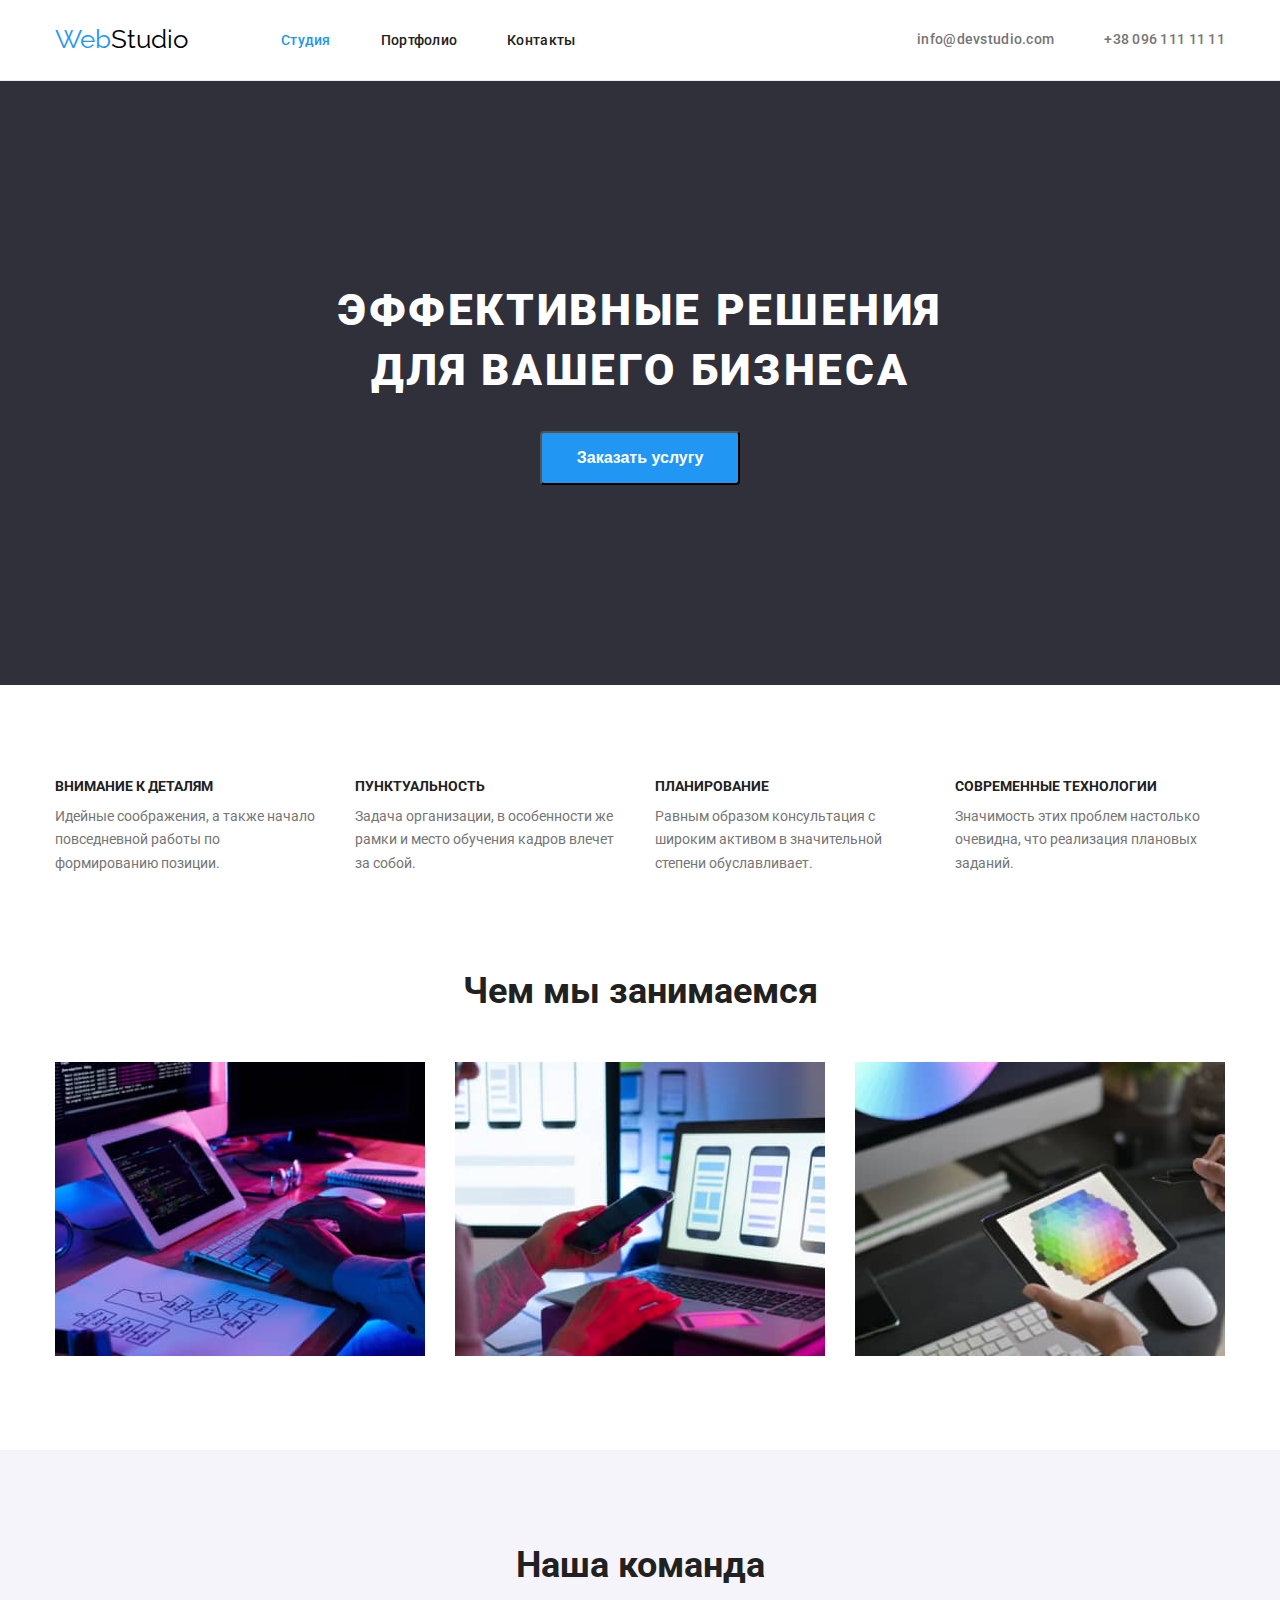
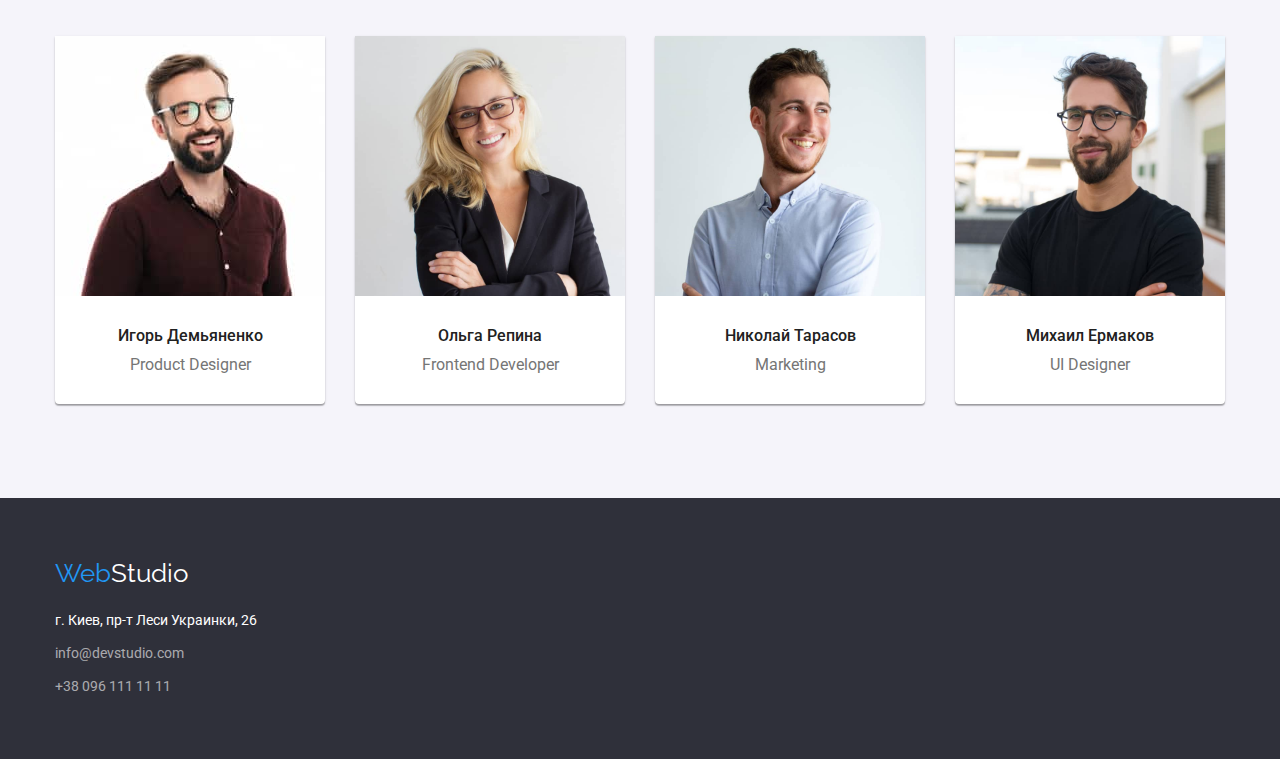
<file: index.html>
<!DOCTYPE html>
<html lang="ru">
  <head>
    <meta charset="UTF-8" />
    <meta http-equiv="X-UA-Compatible" content="IE=edge" />
    <meta name="viewport" content="width=device-width, initial-scale=1.0" />
    <title>Document</title>
    <link rel="preconnect" href="https://fonts.gstatic.com" />
    <link
      href="https://fonts.googleapis.com/css2?family=Raleway:wght@700&family=Roboto:wght@400;500;700;900&display=swap"
      rel="stylesheet"
    />
    <link
      rel="stylesheet"
      href="https://cdnjs.cloudflare.com/ajax/libs/modern-normalize/1.0.0/modern-normalize.min.css"
      integrity="sha512-ISS7cAi1PEhQ8jnbJpJZMd29NlhNj4AWYyLOSp2CE/CsHxTCu+r+t0D2yoJudVrd0/8fTVPUVDzY5Tvli75u/g=="
      crossorigin="anonymous"
    />
    <link rel="stylesheet" href="./css/styles.css" />
  </head>
  <body>
    <header class="page-header">
      <div class="conteiner main-nav">
        <nav class="nav">
          <a href="./index.html" class="logo"><span class="accent">Web</span>Studio</a>
          <ul class="list site-nav">
            <li class="item"><a href="./index.html" class="link current">Студия</a></li>
            <li class="item"><a href="./portfolio.html" class="link">Портфолио</a></li>
            <li class="item"><a href="" class="link">Контакты</a></li>
          </ul>
        </nav>
        <ul class="list auth-nav">
          <li class="item"><a href="mailto:info@devstudio.com" class="link">info@devstudio.com</a></li>
          <li class="item"><a href="tel:+380961111111" class="link">+38 096 111 11 11</a></li>
        </ul>
      </div>
    </header>
    <main>
      <section class="hero">
        <h1 class="hero-title">Эффективные решения<br />для вашего бизнеса</h1>
        <button type="button" class="button primary">Заказать услугу</button>
      </section>
      <section class="section">
        <div class="conteiner">
          <ul class="list feature-list">
            <li class="item">
              <h3 class="features-title">Внимание к деталям</h3>
              <p class="features-text">
                Идейные соображения, а также начало повседневной работы по формированию позиции.
              </p>
            </li>
            <li class="item">
              <h3 class="features-title">Пунктуальность</h3>
              <p class="features-text">
                Задача организации, в особенности же рамки и место обучения кадров влечет за собой.
              </p>
            </li>
            <li class="item">
              <h3 class="features-title">Планирование</h3>
              <p class="features-text">
                Равным образом консультация с широким активом в значительной степени обуславливает.
              </p>
            </li>
            <li class="item">
              <h3 class="features-title">Современные технологии</h3>
              <p class="features-text">Значимость этих проблем настолько очевидна, что реализация плановых заданий.</p>
            </li>
          </ul>
        </div>
      </section>
      <section class="work section">
        <div class="conteiner">
          <h2 class="work-title">Чем мы занимаемся</h2>
          <ul class="list work">
            <li class="item">
              <a href="">
                <img src="./images/img1.jpg" alt="Планшет с клавиатурой" width="370" />
              </a>
            </li>
            <li class="item">
              <a href=""><img src="./images/img2.jpg" alt="Телефон и ноутбук" width="370" /></a>
            </li>
            <li class="item">
              <a href=""><img src="./images/img3.jpg" alt="Планшет" width="370" /></a>
            </li>
          </ul>
        </div>
      </section>
      <section class="team section">
        <div class="conteiner">
          <h2 class="team-title">Наша команда</h2>
          <ul class="list team-list">
            <li class="team-item">
              <img class="team-image" src="./images/photo1.jpg" alt="Игорь Демьяненко" width="270" />
              <div class="team-content">
                <h3 class="team-subtitle">Игорь Демьяненко</h3>
                <p class="team-text">Product Designer</p>
              </div>
            </li>
            <li class="team-item">
              <img class="team-image" src="./images/photo2.jpg" alt="Ольга Репина" width="270" />
              <div class="team-content">
                <h3 class="team-subtitle">Ольга Репина</h3>
                <p class="team-text">Frontend Developer</p>
              </div>
            </li>
            <li class="team-item">
              <img class="team-image" src="./images/photo3.jpg" alt="Николай Тарасов" width="270" />
              <div class="team-content">
                <h3 class="team-subtitle">Николай Тарасов</h3>
                <p class="team-text">Marketing</p>
              </div>
            </li>
            <li class="team-item">
              <img class="team-image" src="./images/photo4.jpg" alt="Михаил Ермаков" width="270" />
              <div class="team-content">
                <h3 class="team-subtitle">Михаил Ермаков</h3>
                <p class="team-text">UI Designer</p>
              </div>
            </li>
          </ul>
        </div>
      </section>
    </main>
    <footer class="footer">
      <div class="conteiner">
        <a href="./index.html" class="logo"
          ><span class="accent">Web</span><span class="accent-secondary">Studio</span></a
        >
        <address class="address">
          <p class="footer-text">г. Киев, пр-т Леси Украинки, 26</p>
          <a href="mailto:info@devstudio.com" class="footer-link">info@devstudio.com</a>
          <a href="tel:+380961111111" class="footer-link">+38 096 111 11 11</a>
        </address>
      </div>
    </footer>
  </body>
</html>
</file>
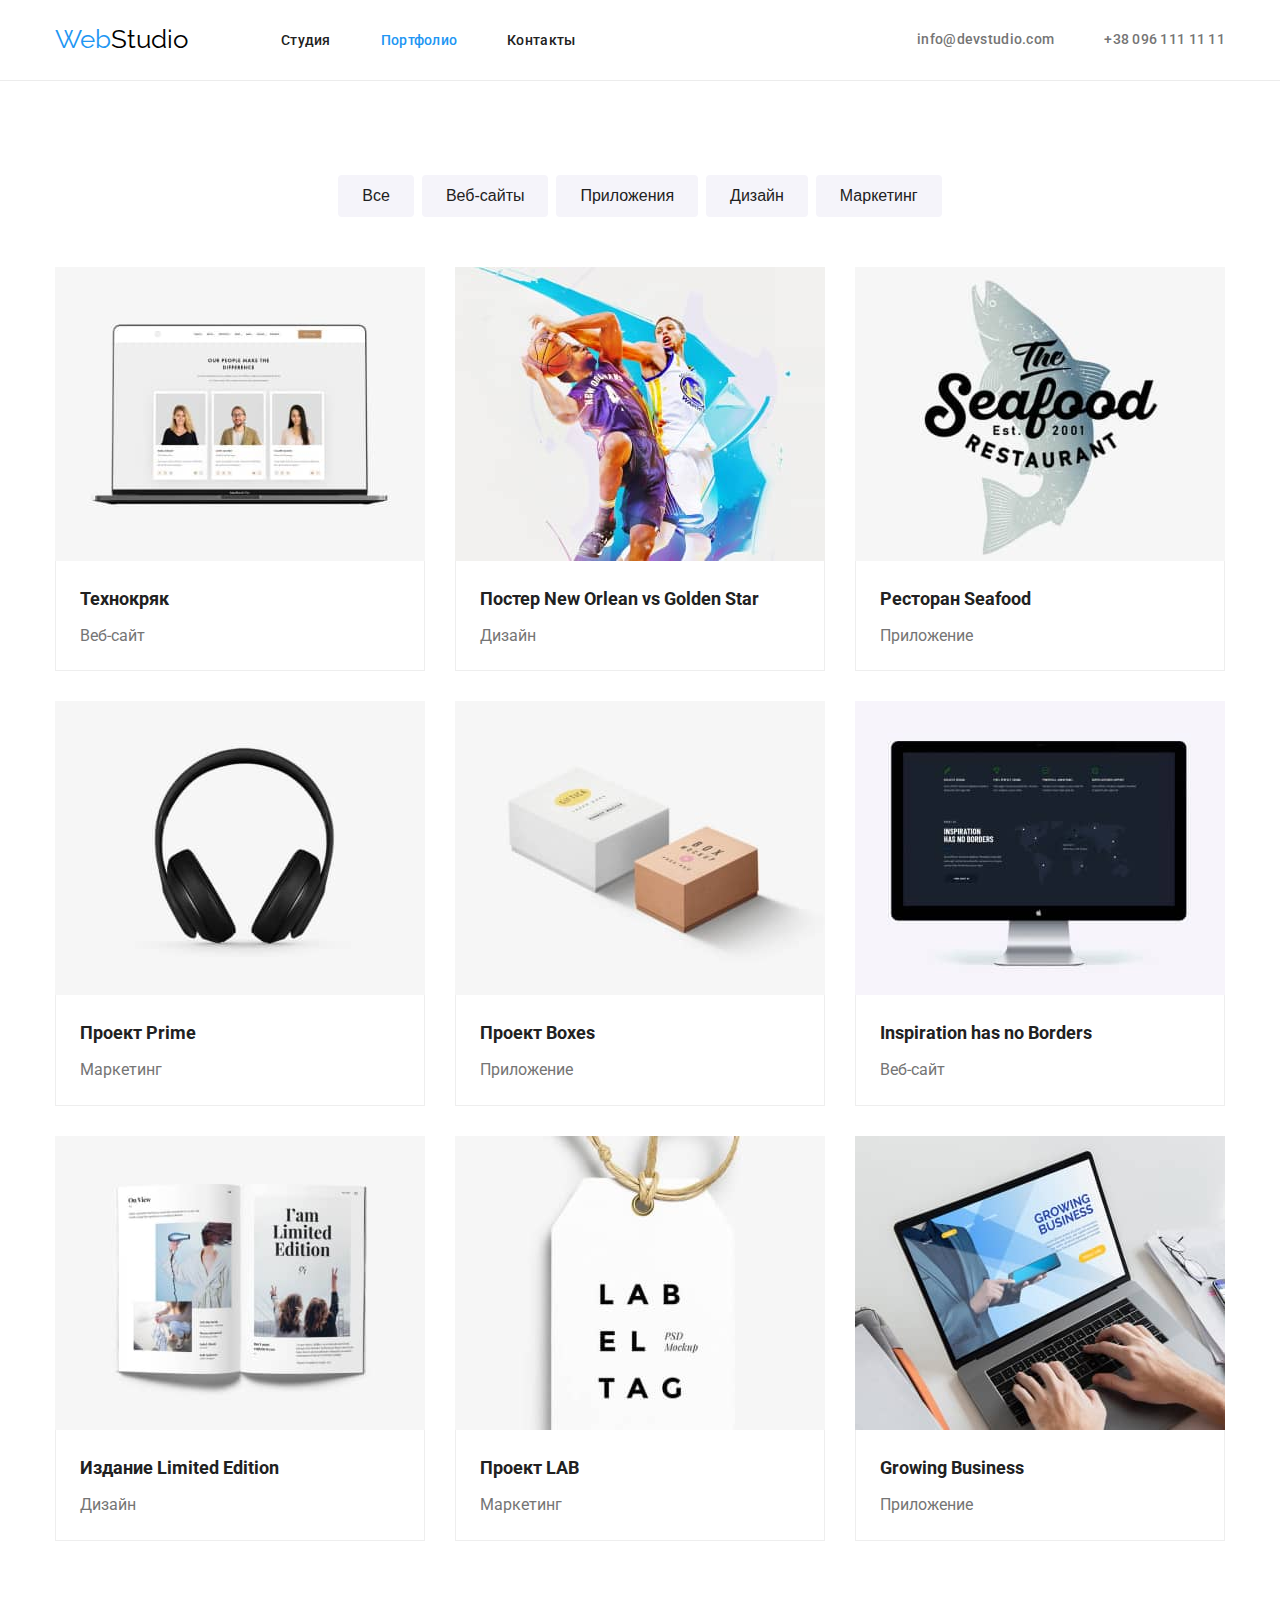
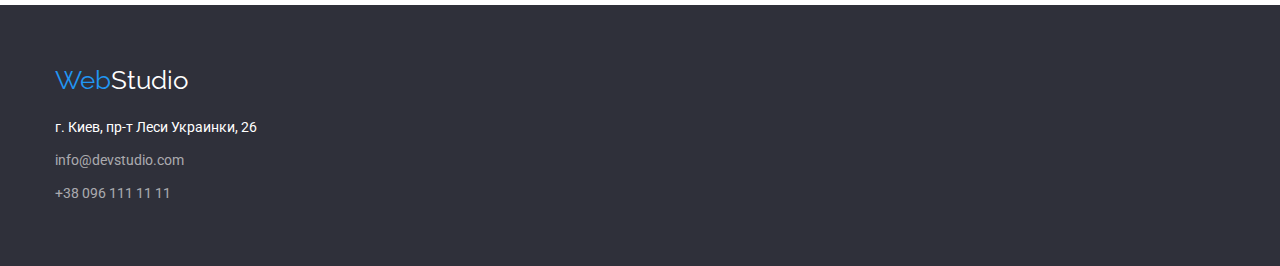
<file: portfolio.html>
<!DOCTYPE html>
<html lang="ru">
  <head>
    <meta charset="UTF-8" />
    <meta http-equiv="X-UA-Compatible" content="IE=edge" />
    <meta name="viewport" content="width=device-width, initial-scale=1.0" />
    <title>Document</title>
    <link rel="preconnect" href="https://fonts.gstatic.com" />
    <link
      href="https://fonts.googleapis.com/css2?family=Raleway:wght@700&family=Roboto:wght@400;500;700;900&display=swap"
      rel="stylesheet"
    />
    <link
      rel="stylesheet"
      href="https://cdnjs.cloudflare.com/ajax/libs/modern-normalize/1.0.0/modern-normalize.min.css"
      integrity="sha512-ISS7cAi1PEhQ8jnbJpJZMd29NlhNj4AWYyLOSp2CE/CsHxTCu+r+t0D2yoJudVrd0/8fTVPUVDzY5Tvli75u/g=="
      crossorigin="anonymous"
    />
    <link rel="stylesheet" href="./css/styles.css" />
  </head>
  <body>
    <header class="page-header">
      <div class="conteiner main-nav">
        <nav class="nav">
          <a href="./index.html" class="logo"><span class="accent">Web</span>Studio</a>
          <ul class="list site-nav">
            <li class="item"><a href="./index.html" class="link">Студия</a></li>
            <li class="item"><a href="./portfolio.html" class="link current">Портфолио</a></li>
            <li class="item"><a href="" class="link">Контакты</a></li>
          </ul>
        </nav>
        <ul class="list auth-nav">
          <li class="item"><a href="mailto:info@devstudio.com" class="link">info@devstudio.com</a></li>
          <li class="item"><a href="tel:+380961111111" class="link">+38 096 111 11 11</a></li>
        </ul>
      </div>
    </header>
    <main>
      <section class="section">
        <!-- <h1>Портфолио</h1> -->
        <div class="conteiner">
          <ul class="list filter-list">
            <li class="filter-item"><button type="button" class="button secondary">Все</button></li>
            <li class="filter-item"><button type="button" class="button secondary">Веб-сайты</button></li>
            <li class="filter-item"><button type="button" class="button secondary">Приложения</button></li>
            <li class="filter-item"><button type="button" class="button secondary">Дизайн</button></li>
            <li class="filter-item"><button type="button" class="button secondary">Маркетинг</button></li>
          </ul>
          <!-- <h2>Наши проекты</h2> -->
          <ul class="list project">
            <li class="project-item">
              <article class="project-card">
                <a href="" class="project-link">
                  <div class="card-image">
                    <img src="./images/portfolio/img1.jpg" alt="Открытый ноутбук" width="370" height="294" />
                  </div>
                  <div class="card-content">
                    <h3 class="project-subtitle">Технокряк</h3>
                    <p class="project-text">Веб-сайт</p>
                  </div>
                </a>
              </article>
            </li>
            <li class="project-item">
              <article class="project-card">
                <a href="" class="project-link">
                  <div class="card-image">
                    <img src="./images/portfolio/img2.jpg" alt="Постер НБА" width="370" height="294" />
                  </div>
                  <div class="card-content">
                    <h3 class="project-subtitle">Постер New Orlean vs Golden Star</h3>
                    <p class="project-text">Дизайн</p>
                  </div>
                </a>
              </article>
            </li>
            <li class="project-item">
              <article class="project-card">
                <a href="" class="project-link">
                  <div class="card-image">
                    <img src="./images/portfolio/img3.jpg" alt="Логотип ресторана" width="370" height="294" />
                  </div>
                  <div class="card-content">
                    <h3 class="project-subtitle">Ресторан Seafood</h3>
                    <p class="project-text">Приложение</p>
                  </div>
                </a>
              </article>
            </li>
            <li class="project-item">
              <article class="project-card">
                <a href="" class="project-link">
                  <div class="card-image">
                    <img src="./images/portfolio/img4.jpg" alt="Наушники" width="370" height="294" />
                  </div>
                  <div class="card-content">
                    <h3 class="project-subtitle">Проект Prime</h3>
                    <p class="project-text">Маркетинг</p>
                  </div>
                </a>
              </article>
            </li>
            <li class="project-item">
              <article class="project-card">
                <a href="" class="project-link">
                  <div class="card-image">
                    <img src="./images/portfolio/img5.jpg" alt="Две коробки" width="370" height="294" />
                  </div>
                  <div class="card-content">
                    <h3 class="project-subtitle">Проект Boxes</h3>
                    <p class="project-text">Приложение</p>
                  </div>
                </a>
              </article>
            </li>
            <li class="project-item">
              <article class="project-card">
                <a href="" class="project-link"
                  ><div class="card-image">
                    <img src="./images/portfolio/img6.jpg" alt="Монитор" width="370" height="294" />
                  </div>
                  <div class="card-content">
                    <h3 class="project-subtitle">Inspiration has no Borders</h3>
                    <p class="project-text">Веб-сайт</p>
                  </div>
                </a>
              </article>
            </li>
            <li class="project-item">
              <article class="project-card">
                <a href="" class="project-link"
                  ><div class="card-image">
                    <img src="./images/portfolio/img7.jpg" alt="Открытая книга" width="370" height="294" />
                  </div>
                  <div class="card-content">
                    <h3 class="project-subtitle">Издание Limited Edition</h3>
                    <p class="project-text">Дизайн</p>
                  </div>
                </a>
              </article>
            </li>
            <li class="project-item">
              <article class="project-card">
                <a href="" class="project-link"
                  ><div class="card-image">
                    <img src="./images/portfolio/img8.jpg" alt="Лейба с надписью" width="370" height="294" />
                  </div>
                  <div class="card-content">
                    <h3 class="project-subtitle">Проект LAB</h3>
                    <p class="project-text">Маркетинг</p>
                  </div>
                </a>
              </article>
            </li>
            <li class="project-item">
              <article class="project-card">
                <a href="" class="project-link">
                  <div class="card-image">
                    <img src="./images/portfolio/img9.jpg" alt="Работа за ноутбуком" width="370" height="294" />
                  </div>
                  <div class="card-content">
                    <h3 class="project-subtitle">Growing Business</h3>
                    <p class="project-text">Приложение</p>
                  </div>
                </a>
              </article>
            </li>
          </ul>
        </div>
      </section>
    </main>
    <footer class="footer">
      <div class="conteiner">
        <a href="./index.html" class="logo"
          ><span class="accent">Web</span><span class="accent-secondary">Studio</span></a
        >
        <address class="address">
          <p class="footer-text">г. Киев, пр-т Леси Украинки, 26</p>
          <a href="mailto:info@devstudio.com" class="footer-link">info@devstudio.com</a>
          <a href="tel:+380961111111" class="footer-link">+38 096 111 11 11</a>
        </address>
      </div>
    </footer>
  </body>
</html>
</file>
<file: css/styles.css>
:root {
  --primari-text-color: #757575;
  --secondary-text-color: rgba(255, 255, 255, 0.6);
  --title-text-color: #000000;
  --subtitle-text-color: #212121;
  --accent-color: #2196f3;
  --premari-white-color: #ffffff;
  --secondary-bg-color: #f5f4fa;
  --dark-bg-color: #2f303a;
  --project-indent: 30px;
  --main-font: 'Roboto', sans-serif;
  --logo-font: 'Raleway', sans-serif;
  --border-color: #ececec;
  --border-card-content: #eeeeee;
}
html {
  box-sizing: border-box;
}

*,
*::before,
*::after {
  box-sizing: inherit;
}

h1,
h2,
h3,
h4,
h5,
h6,
p {
  margin-top: 0;
}

body {
  margin: 0;
  background-color: var(--premari-white-color);
  color: var(--primari-text-color);
  font-family: var(--main-font);
  letter-spacing: 0, 03em;
}

.logo,
.link,
.footer-text,
.footer-link,
.project-link {
  text-decoration: none;
}

.list {
  padding-left: 0;
  margin: 0;
  list-style: none;
}

img {
  display: block;
  max-width: 100%;
  height: auto;
}

.site-nav .link:hover,
.site-nav .link:focus,
.auth-nav .link:hover,
.auth-nav .link:focus,
.footer-link:hover,
.footer-link:focus {
  color: var(--accent-color);
}

.conteiner {
  width: 1200px;
  margin: 0 auto;
  padding: 0 15px;
}

.page-header {
  border-bottom: 1px solid #ececec;
  padding-top: 24px;
  padding-bottom: 25px;
}

/* logo */
.logo {
  color: var(--title-text-color);
  font-family: var(--logo-font);
  font-size: 26px;
  line-height: 1.19;
}

.accent {
  color: var(--accent-color);
}

.main-nav {
  display: flex;
  align-items: center;
}
.nav {
  display: flex;
  align-items: center;
}

.site-nav {
  display: flex;
  margin-left: 93px;
}

.site-nav > .item:not(:last-child) {
  margin-right: 50px;
}

.site-nav .link {
  color: var(--subtitle-text-color);
  font-weight: 500;
  font-size: 14px;
  line-height: 1.14;
  letter-spacing: 0.02em;
}
.site-nav .link.current {
  color: var(--accent-color);
}

.auth-nav {
  display: flex;
  margin-left: auto;
}

.auth-nav .item + .item {
  margin-left: 50px;
}

.auth-nav .link {
  color: var(--primari-text-color);
  font-weight: 500;
  font-size: 14px;
  line-height: 1.4;
  letter-spacing: 0.02em;
}

/* hero */
.hero,
.footer {
  background-color: var(--dark-bg-color);
}

.hero {
  padding-top: 200px;
  padding-bottom: 200px;
  text-align: center;
}

.hero-title {
  margin-bottom: 30px;
  color: var(--premari-white-color);
  font-weight: 900;
  font-size: 44px;
  line-height: 1.36;
  letter-spacing: 0.06em;
  text-transform: uppercase;
}

/* button */
.button {
  border-radius: 4px;
  padding: 10px 32px;
  min-width: 200px;
  color: var(--premari-white-color);
  color: var(--premari-white-color);
  background-color: var(--accent-color);
  font-weight: 700;
  font-size: 16px;
  line-height: 1.88;
  cursor: pointer;
}

.section {
  padding-top: 94px;
  padding-bottom: 94px;
}

/* features */

.feature-list {
  display: flex;
}

.feature-list .item {
  width: 270px;
}

.feature-list > .item:not(:last-child) {
  margin-right: 30px;
}

.features-title {
  margin-bottom: 10px;
  color: var(--subtitle-text-color);
  font-size: 14px;
  line-height: 1.14;
  text-transform: uppercase;
}

.features-text {
  margin-bottom: 0;
  font-size: 14px;
  line-height: 1.7;
}

/* work */

.work.section {
  padding-top: 0;
}

.work-title,
.team-title {
  color: var(--subtitle-text-color);
  font-size: 36px;
  line-height: 1.17;
  text-align: center;
}

.work {
  display: flex;
}

.work-title {
  margin-bottom: 50px;
}
.work > .item:not(:last-child) {
  margin-right: 30px;
}

/* team */
.team {
  background-color: var(--secondary-bg-color);
}

.team-title {
  margin-bottom: 50px;
}

.team-list {
  display: flex;
  flex-wrap: wrap;
  margin-right: -30px;
}

.team-item {
  flex-basis: calc((100% - 120) / 4);

  background: var(--premari-white-color);
  box-shadow: 0px 1px 3px rgba(0, 0, 0, 0.12), 0px 1px 1px rgba(0, 0, 0, 0.14), 0px 2px 1px rgba(0, 0, 0, 0.2);
  border-radius: 0px 0px 4px 4px;
}

.team-item:not(:last-child) {
  margin-right: 30px;
}

.team-content {
  padding-top: 30px;
  padding-bottom: 30px;
}

.team-list .team-subtitle {
  margin-bottom: 10px;
  color: var(--subtitle-text-color);
  font-weight: 500;
  font-size: 16px;
  line-height: 1.2;
  text-align: center;
}

.team-text {
  margin-bottom: 0;
  font-size: 16px;
  line-height: 1.19;
  text-align: center;
}

/* footer */

.footer {
  padding-top: 60px;
  padding-bottom: 60px;
}

.address {
  font-style: inherit;
}

.accent-secondary {
  color: var(--premari-white-color);
}

.footer-text {
  margin-top: 20px;
  margin-bottom: 9px;
  color: var(--premari-white-color);
  font-size: 14px;
  line-height: 1.7;
}

.footer-link {
  display: block;
  color: var(--secondary-text-color);
  font-size: 14px;
  line-height: 1.7;
}

.footer-link:not(:last-child) {
  margin-bottom: 9px;
}

/* portfolio */

/*filter-buttom*/

/* .filter-buttom-list {
  display: flex;
  justify-content: center;
} */

.filter-list {
  margin-bottom: 50px;
  display: flex;
  justify-content: center;
}

.filter-item:not(:last-child) {
  margin-right: 8px;
}

.button.secondary {
  padding: 6px 22px;
  min-width: 73px;
  border-radius: 4px;
  color: var(--subtitle-text-color);
  background-color: var(--secondary-bg-color);
  border-color: transparent;
  font-weight: 500;
  font-size: 16px;
  line-height: 1.6;
}

.button.secondary:hover,
.button.secondary:focus {
  color: var(--premari-white-color);
  background-color: var(--accent-color);
}

/* project */

.project {
  display: flex;
  flex-wrap: wrap;
  margin-right: calc(-1 * var(--project-indent));
  margin-bottom: calc(-1 * var(--project-indent));
}

.project-item {
  flex-basis: calc(100% / 3 -30px);
  margin-right: var(--project-indent);
  margin-bottom: var(--project-indent);
}
.project-item:nth-child(3n) {
  margin-right: 0;
}

.project-item:nth-last-child(-n + 3) {
  margin-bottom: 0;
}

.project-subtitle {
  margin-bottom: 4px;
  color: var(--subtitle-text-color);
  font-size: 18px;
  line-height: 2;
  letter-spacing: 0, 06em;
}

.card-content {
  padding: 20px 24px;
  border-right: 1px solid var(--border-card-content);
  border-bottom: 1px solid var(--border-card-content);
  border-left: 1px solid var(--border-card-content);
}

.project-text {
  margin-bottom: 0;
  color: var(--primari-text-color);
  font-size: 16px;
  line-height: 1.87;
}

.project-item * {
  /* outline: 1px solid tomato; */
}
</file>
